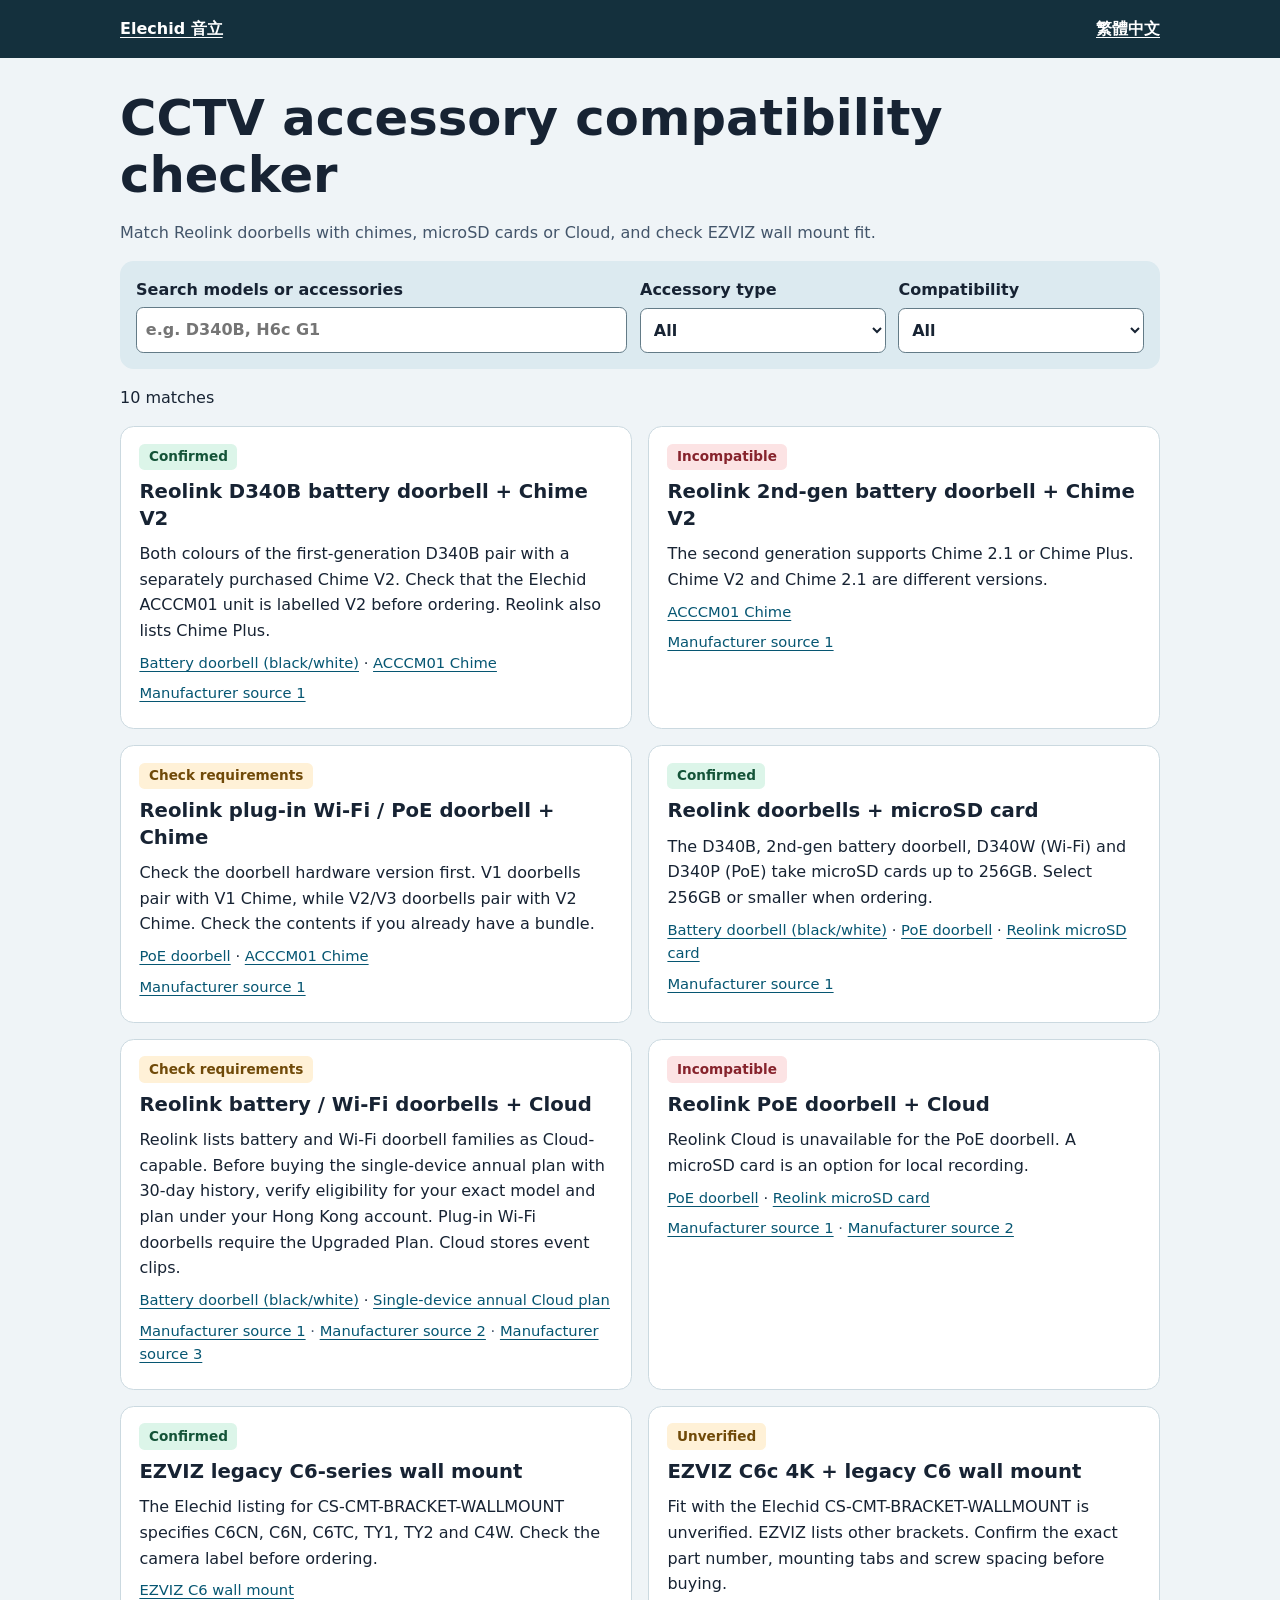
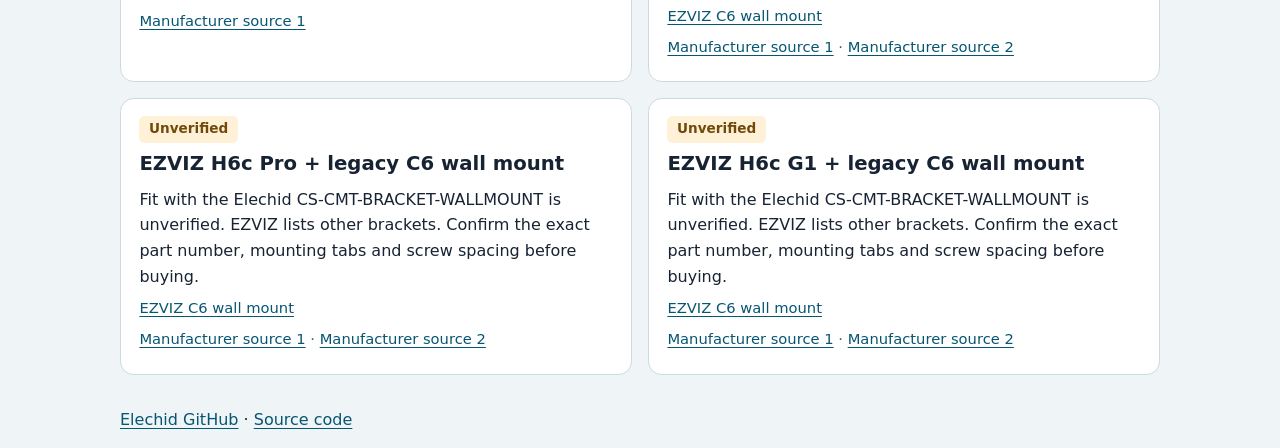
<file: index.html>
<!doctype html>
<html lang="en-HK">
<head>
<meta charset="utf-8">
<meta name="viewport" content="width=device-width, initial-scale=1">
<title>CCTV accessory compatibility checker | Elechid 音立</title>
<meta name="description" content="Match Reolink doorbells with chimes, microSD cards or Cloud, and check EZVIZ wall mount fit.">
<link rel="canonical" href="https://elechid.github.io/cctv-accessory-compatibility-checker/">
<link rel="alternate" hreflang="en-HK" href="https://elechid.github.io/cctv-accessory-compatibility-checker/">
<link rel="alternate" hreflang="zh-Hant-HK" href="https://elechid.github.io/cctv-accessory-compatibility-checker/zh.html">
<link rel="stylesheet" href="style.css">
<script src="app.js" defer></script>
</head>
<body>
<header><nav><a href="https://elechid.com/en/">Elechid 音立</a><a class="language" href="zh.html" lang="zh-Hant">繁體中文</a></nav></header>
<main>
<h1>CCTV accessory compatibility checker</h1><p class="intro">Match Reolink doorbells with chimes, microSD cards or Cloud, and check EZVIZ wall mount fit.</p>
<section id="filters" hidden aria-label="Filters">
<label>Search models or accessories<input type="search" id="query" placeholder="e.g. D340B, H6c G1"></label>
<label>Accessory type<select id="category"><option value="">All</option><option value="chime">Chime</option><option value="sd">microSD</option><option value="cloud">Cloud</option><option value="mount">Wall mount</option></select></label>
<label>Compatibility<select id="status"><option value="">All</option><option value="yes">Confirmed</option><option value="no">Incompatible</option><option value="pending">Unverified</option><option value="check">Check requirements</option></select></label>
</section>
<p id="count" role="status" data-unit="matches"></p>
<p id="empty" hidden>No matches. Try the full model on the camera label or clear a filter.</p>
<div class="results"><article data-category="chime" data-status="yes" data-search="Reolink D340B 電池門鐘＋Chime V2 Reolink D340B battery doorbell + Chime V2 首代 D340B 黑、白兩款都可配 Chime V2，另購後配對。店內配搭為 ACCCM01，購買前核對實物標籤為 V2。原廠亦列 Chime Plus。 Both colours of the first-generation D340B pair with a separately purchased Chime V2. Check that the Elechid ACCCM01 unit is labelled V2 before ordering. Reolink also lists Chime Plus."><span class="status yes">Confirmed</span><h2>Reolink D340B battery doorbell + Chime V2</h2><p>Both colours of the first-generation D340B pair with a separately purchased Chime V2. Check that the Elechid ACCCM01 unit is labelled V2 before ordering. Reolink also lists Chime Plus.</p><p class="links"><a href="https://elechid.com/en/products/reolink-video-doorbell-battery-2k-wifi">Battery doorbell (black/white)</a> · <a href="https://elechid.com/en/products/reolink-chime-plug-in-doorbell-chime">ACCCM01 Chime</a></p><p class="links sources"><a href="https://support.reolink.com/articles/28092829337497-How-to-Connect-Reolink-Video-Doorbell-Battery-to-a-Chime/">Manufacturer source 1</a></p></article>
<article data-category="chime" data-status="no" data-search="Reolink 第二代電池門鐘＋Chime V2 Reolink 2nd-gen battery doorbell + Chime V2 第二代支援 Chime 2.1 或 Chime Plus。Chime V2 與 Chime 2.1 是不同版本。 The second generation supports Chime 2.1 or Chime Plus. Chime V2 and Chime 2.1 are different versions."><span class="status no">Incompatible</span><h2>Reolink 2nd-gen battery doorbell + Chime V2</h2><p>The second generation supports Chime 2.1 or Chime Plus. Chime V2 and Chime 2.1 are different versions.</p><p class="links"><a href="https://elechid.com/en/products/reolink-chime-plug-in-doorbell-chime">ACCCM01 Chime</a></p><p class="links sources"><a href="https://support.reolink.com/articles/28092829337497-How-to-Connect-Reolink-Video-Doorbell-Battery-to-a-Chime/">Manufacturer source 1</a></p></article>
<article data-category="chime" data-status="check" data-search="Reolink 有線 Wi-Fi／PoE 門鐘＋Chime Reolink plug-in Wi-Fi / PoE doorbell + Chime 先查門鐘硬件版本。V1 門鐘配 V1 Chime，V2／V3 門鐘配 V2 Chime。已有套裝的客人先核對盒內配件。 Check the doorbell hardware version first. V1 doorbells pair with V1 Chime, while V2/V3 doorbells pair with V2 Chime. Check the contents if you already have a bundle."><span class="status check">Check requirements</span><h2>Reolink plug-in Wi-Fi / PoE doorbell + Chime</h2><p>Check the doorbell hardware version first. V1 doorbells pair with V1 Chime, while V2/V3 doorbells pair with V2 Chime. Check the contents if you already have a bundle.</p><p class="links"><a href="https://elechid.com/en/products/reolink-video-doorbell-poe-2k-plus-with-chime">PoE doorbell</a> · <a href="https://elechid.com/en/products/reolink-chime-plug-in-doorbell-chime">ACCCM01 Chime</a></p><p class="links sources"><a href="https://support.reolink.com/articles/29213749981209-Reolink-Video-Doorbell-Cameras-FAQ/">Manufacturer source 1</a></p></article>
<article data-category="sd" data-status="yes" data-search="Reolink 門鐘＋microSD 記憶卡 Reolink doorbells + microSD card D340B、第二代電池門鐘、D340W（Wi-Fi）和 D340P（PoE）可用最多 256GB 的 microSD。加購時選 256GB 或以下。 The D340B, 2nd-gen battery doorbell, D340W (Wi-Fi) and D340P (PoE) take microSD cards up to 256GB. Select 256GB or smaller when ordering."><span class="status yes">Confirmed</span><h2>Reolink doorbells + microSD card</h2><p>The D340B, 2nd-gen battery doorbell, D340W (Wi-Fi) and D340P (PoE) take microSD cards up to 256GB. Select 256GB or smaller when ordering.</p><p class="links"><a href="https://elechid.com/en/products/reolink-video-doorbell-battery-2k-wifi">Battery doorbell (black/white)</a> · <a href="https://elechid.com/en/products/reolink-video-doorbell-poe-2k-plus-with-chime">PoE doorbell</a> · <a href="https://elechid.com/en/products/reolink-microsdxc-memory-card-v30-u3">Reolink microSD card</a></p><p class="links sources"><a href="https://support.reolink.com/articles/14038253881497-How-to-Install-a-microSD-Card-for-Reolink-Video-Doorbell-Cameras/">Manufacturer source 1</a></p></article>
<article data-category="cloud" data-status="check" data-search="Reolink 電池／Wi-Fi 門鐘＋Cloud Reolink battery / Wi-Fi doorbells + Cloud 原廠確認電池及 Wi-Fi 門鐘系列支援 Cloud。購買店內單機 30 日回看年費方案前，先在香港帳戶核對實際型號可否綁定該方案。有線 Wi-Fi 門鐘須核對 Upgraded Plan。Cloud 保存事件片段。 Reolink lists battery and Wi-Fi doorbell families as Cloud-capable. Before buying the single-device annual plan with 30-day history, verify eligibility for your exact model and plan under your Hong Kong account. Plug-in Wi-Fi doorbells require the Upgraded Plan. Cloud stores event clips."><span class="status check">Check requirements</span><h2>Reolink battery / Wi-Fi doorbells + Cloud</h2><p>Reolink lists battery and Wi-Fi doorbell families as Cloud-capable. Before buying the single-device annual plan with 30-day history, verify eligibility for your exact model and plan under your Hong Kong account. Plug-in Wi-Fi doorbells require the Upgraded Plan. Cloud stores event clips.</p><p class="links"><a href="https://elechid.com/en/products/reolink-video-doorbell-battery-2k-wifi">Battery doorbell (black/white)</a> · <a href="https://elechid.com/en/products/reolink-cloud-30-day-video-history-plan-1-year-single-device">Single-device annual Cloud plan</a></p><p class="links sources"><a href="https://support.reolink.com/articles/29213749981209-Reolink-Video-Doorbell-Cameras-FAQ/">Manufacturer source 1</a> · <a href="https://support.reolink.com/articles/360012083433-Which-Models-Countries-or-Regions-Support-Reolink-Cloud-Service/">Manufacturer source 2</a> · <a href="https://support.reolink.com/articles/360005747553-How-to-Create-a-Cloud-Account-and-Bind-Cameras-to-the-Cloud-Plan-via-Reolink-App/">Manufacturer source 3</a></p></article>
<article data-category="cloud" data-status="no" data-search="Reolink PoE 門鐘＋Cloud Reolink PoE doorbell + Cloud 原廠不支援 PoE 門鐘使用 Reolink Cloud。可用 microSD 作本地錄影。 Reolink Cloud is unavailable for the PoE doorbell. A microSD card is an option for local recording."><span class="status no">Incompatible</span><h2>Reolink PoE doorbell + Cloud</h2><p>Reolink Cloud is unavailable for the PoE doorbell. A microSD card is an option for local recording.</p><p class="links"><a href="https://elechid.com/en/products/reolink-video-doorbell-poe-2k-plus-with-chime">PoE doorbell</a> · <a href="https://elechid.com/en/products/reolink-microsdxc-memory-card-v30-u3">Reolink microSD card</a></p><p class="links sources"><a href="https://support.reolink.com/articles/29213749981209-Reolink-Video-Doorbell-Cameras-FAQ/">Manufacturer source 1</a> · <a href="https://support.reolink.com/articles/14038253881497-How-to-Install-a-microSD-Card-for-Reolink-Video-Doorbell-Cameras/">Manufacturer source 2</a></p></article>
<article data-category="mount" data-status="yes" data-search="EZVIZ C6 系列舊款牆架 EZVIZ legacy C6-series wall mount 店內 CS-CMT-BRACKET-WALLMOUNT 列明適用 C6CN、C6N、C6TC、TY1、TY2、C4W。下單前核對機底型號。 The Elechid listing for CS-CMT-BRACKET-WALLMOUNT specifies C6CN, C6N, C6TC, TY1, TY2 and C4W. Check the camera label before ordering."><span class="status yes">Confirmed</span><h2>EZVIZ legacy C6-series wall mount</h2><p>The Elechid listing for CS-CMT-BRACKET-WALLMOUNT specifies C6CN, C6N, C6TC, TY1, TY2 and C4W. Check the camera label before ordering.</p><p class="links"><a href="https://elechid.com/en/products/ezviz-pan-tilt-camera-wall-mount-bracket">EZVIZ C6 wall mount</a></p><p class="links sources"><a href="https://www.ezviz.com/eu/product/Wall-Mount-Bracket/25141">Manufacturer source 1</a></p></article>
<article data-category="mount" data-status="pending" data-search="EZVIZ C6c 4K＋C6 牆架 EZVIZ C6c 4K + legacy C6 wall mount 待核實店內 CS-CMT-BRACKET-WALLMOUNT 的卡扣、底座和螺絲孔距。原廠另有其他款牆架，須核對配件料號及確切攝影機型號後才選購。 Fit with the Elechid CS-CMT-BRACKET-WALLMOUNT is unverified. EZVIZ lists other brackets. Confirm the exact part number, mounting tabs and screw spacing before buying."><span class="status pending">Unverified</span><h2>EZVIZ C6c 4K + legacy C6 wall mount</h2><p>Fit with the Elechid CS-CMT-BRACKET-WALLMOUNT is unverified. EZVIZ lists other brackets. Confirm the exact part number, mounting tabs and screw spacing before buying.</p><p class="links"><a href="https://elechid.com/en/products/ezviz-pan-tilt-camera-wall-mount-bracket">EZVIZ C6 wall mount</a></p><p class="links sources"><a href="https://www.ezviz.com/eu/product/Wall-Mount-Bracket/25141">Manufacturer source 1</a> · <a href="https://m.ezviz.com/product/wall%2Bmount%2Bbracket/24489">Manufacturer source 2</a></p></article>
<article data-category="mount" data-status="pending" data-search="EZVIZ H6c Pro＋C6 牆架 EZVIZ H6c Pro + legacy C6 wall mount 待核實店內 CS-CMT-BRACKET-WALLMOUNT 的卡扣、底座和螺絲孔距。原廠另有其他款牆架，須核對配件料號及確切攝影機型號後才選購。 Fit with the Elechid CS-CMT-BRACKET-WALLMOUNT is unverified. EZVIZ lists other brackets. Confirm the exact part number, mounting tabs and screw spacing before buying."><span class="status pending">Unverified</span><h2>EZVIZ H6c Pro + legacy C6 wall mount</h2><p>Fit with the Elechid CS-CMT-BRACKET-WALLMOUNT is unverified. EZVIZ lists other brackets. Confirm the exact part number, mounting tabs and screw spacing before buying.</p><p class="links"><a href="https://elechid.com/en/products/ezviz-pan-tilt-camera-wall-mount-bracket">EZVIZ C6 wall mount</a></p><p class="links sources"><a href="https://www.ezviz.com/eu/product/Wall-Mount-Bracket/25141">Manufacturer source 1</a> · <a href="https://m.ezviz.com/product/wall%2Bmount%2Bbracket/24489">Manufacturer source 2</a></p></article>
<article data-category="mount" data-status="pending" data-search="EZVIZ H6c G1＋C6 牆架 EZVIZ H6c G1 + legacy C6 wall mount 待核實店內 CS-CMT-BRACKET-WALLMOUNT 的卡扣、底座和螺絲孔距。原廠另有其他款牆架，須核對配件料號及確切攝影機型號後才選購。 Fit with the Elechid CS-CMT-BRACKET-WALLMOUNT is unverified. EZVIZ lists other brackets. Confirm the exact part number, mounting tabs and screw spacing before buying."><span class="status pending">Unverified</span><h2>EZVIZ H6c G1 + legacy C6 wall mount</h2><p>Fit with the Elechid CS-CMT-BRACKET-WALLMOUNT is unverified. EZVIZ lists other brackets. Confirm the exact part number, mounting tabs and screw spacing before buying.</p><p class="links"><a href="https://elechid.com/en/products/ezviz-pan-tilt-camera-wall-mount-bracket">EZVIZ C6 wall mount</a></p><p class="links sources"><a href="https://www.ezviz.com/eu/product/Wall-Mount-Bracket/25141">Manufacturer source 1</a> · <a href="https://m.ezviz.com/product/wall%2Bmount%2Bbracket/24489">Manufacturer source 2</a></p></article></div>
</main>
<footer><a href="https://github.com/Elechid">Elechid GitHub</a> · <a href="https://github.com/Elechid/cctv-accessory-compatibility-checker">Source code</a></footer>
</body></html>
</file>
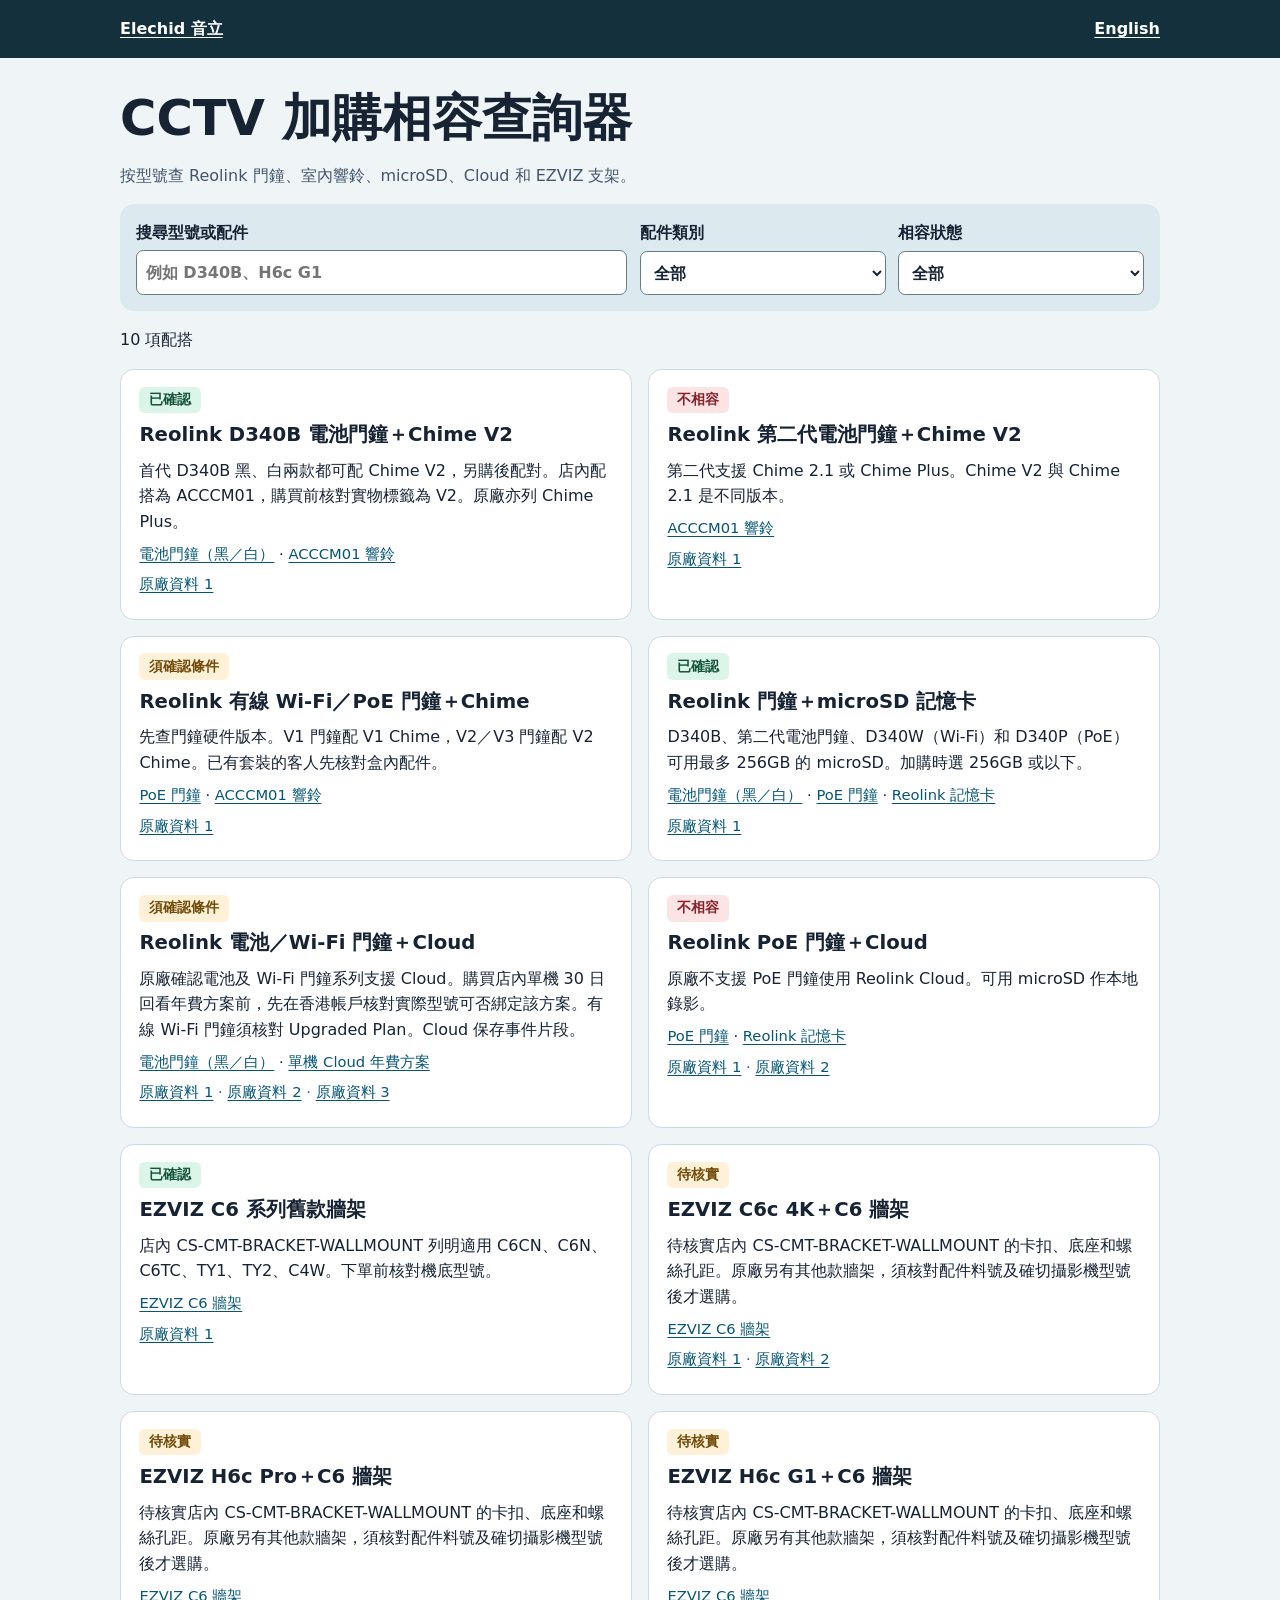
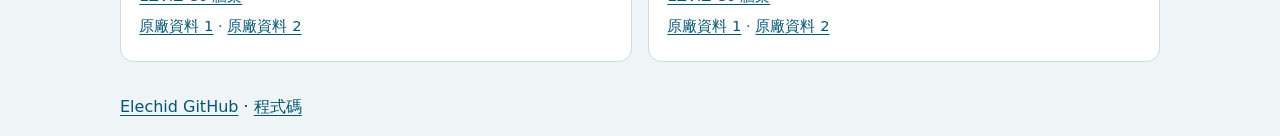
<file: zh.html>
<!doctype html>
<html lang="zh-Hant-HK">
<head>
<meta charset="utf-8">
<meta name="viewport" content="width=device-width, initial-scale=1">
<title>CCTV 加購相容查詢器 | Elechid 音立</title>
<meta name="description" content="按型號查 Reolink 門鐘、室內響鈴、microSD、Cloud 和 EZVIZ 支架。">
<link rel="canonical" href="https://elechid.github.io/cctv-accessory-compatibility-checker/zh.html">
<link rel="alternate" hreflang="en-HK" href="https://elechid.github.io/cctv-accessory-compatibility-checker/">
<link rel="alternate" hreflang="zh-Hant-HK" href="https://elechid.github.io/cctv-accessory-compatibility-checker/zh.html">
<link rel="stylesheet" href="style.css">
<script src="app.js" defer></script>
</head>
<body>
<header><nav><a href="https://elechid.com/">Elechid 音立</a><a class="language" href="./" lang="en">English</a></nav></header>
<main>
<h1>CCTV 加購相容查詢器</h1><p class="intro">按型號查 Reolink 門鐘、室內響鈴、microSD、Cloud 和 EZVIZ 支架。</p>
<section id="filters" hidden aria-label="篩選條件">
<label>搜尋型號或配件<input type="search" id="query" placeholder="例如 D340B、H6c G1"></label>
<label>配件類別<select id="category"><option value="">全部</option><option value="chime">室內響鈴</option><option value="sd">記憶卡</option><option value="cloud">Cloud</option><option value="mount">牆架</option></select></label>
<label>相容狀態<select id="status"><option value="">全部</option><option value="yes">已確認</option><option value="no">不相容</option><option value="pending">待核實</option><option value="check">須確認條件</option></select></label>
</section>
<p id="count" role="status" data-unit="項配搭"></p>
<p id="empty" hidden>沒有符合的配搭。試用機底的完整型號，或放寬篩選。</p>
<div class="results"><article data-category="chime" data-status="yes" data-search="Reolink D340B 電池門鐘＋Chime V2 Reolink D340B battery doorbell + Chime V2 首代 D340B 黑、白兩款都可配 Chime V2，另購後配對。店內配搭為 ACCCM01，購買前核對實物標籤為 V2。原廠亦列 Chime Plus。 Both colours of the first-generation D340B pair with a separately purchased Chime V2. Check that the Elechid ACCCM01 unit is labelled V2 before ordering. Reolink also lists Chime Plus."><span class="status yes">已確認</span><h2>Reolink D340B 電池門鐘＋Chime V2</h2><p>首代 D340B 黑、白兩款都可配 Chime V2，另購後配對。店內配搭為 ACCCM01，購買前核對實物標籤為 V2。原廠亦列 Chime Plus。</p><p class="links"><a href="https://elechid.com/products/reolink-video-doorbell-battery-2k-wifi">電池門鐘（黑／白）</a> · <a href="https://elechid.com/products/reolink-chime-plug-in-doorbell-chime">ACCCM01 響鈴</a></p><p class="links sources"><a href="https://support.reolink.com/articles/28092829337497-How-to-Connect-Reolink-Video-Doorbell-Battery-to-a-Chime/">原廠資料 1</a></p></article>
<article data-category="chime" data-status="no" data-search="Reolink 第二代電池門鐘＋Chime V2 Reolink 2nd-gen battery doorbell + Chime V2 第二代支援 Chime 2.1 或 Chime Plus。Chime V2 與 Chime 2.1 是不同版本。 The second generation supports Chime 2.1 or Chime Plus. Chime V2 and Chime 2.1 are different versions."><span class="status no">不相容</span><h2>Reolink 第二代電池門鐘＋Chime V2</h2><p>第二代支援 Chime 2.1 或 Chime Plus。Chime V2 與 Chime 2.1 是不同版本。</p><p class="links"><a href="https://elechid.com/products/reolink-chime-plug-in-doorbell-chime">ACCCM01 響鈴</a></p><p class="links sources"><a href="https://support.reolink.com/articles/28092829337497-How-to-Connect-Reolink-Video-Doorbell-Battery-to-a-Chime/">原廠資料 1</a></p></article>
<article data-category="chime" data-status="check" data-search="Reolink 有線 Wi-Fi／PoE 門鐘＋Chime Reolink plug-in Wi-Fi / PoE doorbell + Chime 先查門鐘硬件版本。V1 門鐘配 V1 Chime，V2／V3 門鐘配 V2 Chime。已有套裝的客人先核對盒內配件。 Check the doorbell hardware version first. V1 doorbells pair with V1 Chime, while V2/V3 doorbells pair with V2 Chime. Check the contents if you already have a bundle."><span class="status check">須確認條件</span><h2>Reolink 有線 Wi-Fi／PoE 門鐘＋Chime</h2><p>先查門鐘硬件版本。V1 門鐘配 V1 Chime，V2／V3 門鐘配 V2 Chime。已有套裝的客人先核對盒內配件。</p><p class="links"><a href="https://elechid.com/products/reolink-video-doorbell-poe-2k-plus-with-chime">PoE 門鐘</a> · <a href="https://elechid.com/products/reolink-chime-plug-in-doorbell-chime">ACCCM01 響鈴</a></p><p class="links sources"><a href="https://support.reolink.com/articles/29213749981209-Reolink-Video-Doorbell-Cameras-FAQ/">原廠資料 1</a></p></article>
<article data-category="sd" data-status="yes" data-search="Reolink 門鐘＋microSD 記憶卡 Reolink doorbells + microSD card D340B、第二代電池門鐘、D340W（Wi-Fi）和 D340P（PoE）可用最多 256GB 的 microSD。加購時選 256GB 或以下。 The D340B, 2nd-gen battery doorbell, D340W (Wi-Fi) and D340P (PoE) take microSD cards up to 256GB. Select 256GB or smaller when ordering."><span class="status yes">已確認</span><h2>Reolink 門鐘＋microSD 記憶卡</h2><p>D340B、第二代電池門鐘、D340W（Wi-Fi）和 D340P（PoE）可用最多 256GB 的 microSD。加購時選 256GB 或以下。</p><p class="links"><a href="https://elechid.com/products/reolink-video-doorbell-battery-2k-wifi">電池門鐘（黑／白）</a> · <a href="https://elechid.com/products/reolink-video-doorbell-poe-2k-plus-with-chime">PoE 門鐘</a> · <a href="https://elechid.com/products/reolink-microsdxc-memory-card-v30-u3">Reolink 記憶卡</a></p><p class="links sources"><a href="https://support.reolink.com/articles/14038253881497-How-to-Install-a-microSD-Card-for-Reolink-Video-Doorbell-Cameras/">原廠資料 1</a></p></article>
<article data-category="cloud" data-status="check" data-search="Reolink 電池／Wi-Fi 門鐘＋Cloud Reolink battery / Wi-Fi doorbells + Cloud 原廠確認電池及 Wi-Fi 門鐘系列支援 Cloud。購買店內單機 30 日回看年費方案前，先在香港帳戶核對實際型號可否綁定該方案。有線 Wi-Fi 門鐘須核對 Upgraded Plan。Cloud 保存事件片段。 Reolink lists battery and Wi-Fi doorbell families as Cloud-capable. Before buying the single-device annual plan with 30-day history, verify eligibility for your exact model and plan under your Hong Kong account. Plug-in Wi-Fi doorbells require the Upgraded Plan. Cloud stores event clips."><span class="status check">須確認條件</span><h2>Reolink 電池／Wi-Fi 門鐘＋Cloud</h2><p>原廠確認電池及 Wi-Fi 門鐘系列支援 Cloud。購買店內單機 30 日回看年費方案前，先在香港帳戶核對實際型號可否綁定該方案。有線 Wi-Fi 門鐘須核對 Upgraded Plan。Cloud 保存事件片段。</p><p class="links"><a href="https://elechid.com/products/reolink-video-doorbell-battery-2k-wifi">電池門鐘（黑／白）</a> · <a href="https://elechid.com/products/reolink-cloud-30-day-video-history-plan-1-year-single-device">單機 Cloud 年費方案</a></p><p class="links sources"><a href="https://support.reolink.com/articles/29213749981209-Reolink-Video-Doorbell-Cameras-FAQ/">原廠資料 1</a> · <a href="https://support.reolink.com/articles/360012083433-Which-Models-Countries-or-Regions-Support-Reolink-Cloud-Service/">原廠資料 2</a> · <a href="https://support.reolink.com/articles/360005747553-How-to-Create-a-Cloud-Account-and-Bind-Cameras-to-the-Cloud-Plan-via-Reolink-App/">原廠資料 3</a></p></article>
<article data-category="cloud" data-status="no" data-search="Reolink PoE 門鐘＋Cloud Reolink PoE doorbell + Cloud 原廠不支援 PoE 門鐘使用 Reolink Cloud。可用 microSD 作本地錄影。 Reolink Cloud is unavailable for the PoE doorbell. A microSD card is an option for local recording."><span class="status no">不相容</span><h2>Reolink PoE 門鐘＋Cloud</h2><p>原廠不支援 PoE 門鐘使用 Reolink Cloud。可用 microSD 作本地錄影。</p><p class="links"><a href="https://elechid.com/products/reolink-video-doorbell-poe-2k-plus-with-chime">PoE 門鐘</a> · <a href="https://elechid.com/products/reolink-microsdxc-memory-card-v30-u3">Reolink 記憶卡</a></p><p class="links sources"><a href="https://support.reolink.com/articles/29213749981209-Reolink-Video-Doorbell-Cameras-FAQ/">原廠資料 1</a> · <a href="https://support.reolink.com/articles/14038253881497-How-to-Install-a-microSD-Card-for-Reolink-Video-Doorbell-Cameras/">原廠資料 2</a></p></article>
<article data-category="mount" data-status="yes" data-search="EZVIZ C6 系列舊款牆架 EZVIZ legacy C6-series wall mount 店內 CS-CMT-BRACKET-WALLMOUNT 列明適用 C6CN、C6N、C6TC、TY1、TY2、C4W。下單前核對機底型號。 The Elechid listing for CS-CMT-BRACKET-WALLMOUNT specifies C6CN, C6N, C6TC, TY1, TY2 and C4W. Check the camera label before ordering."><span class="status yes">已確認</span><h2>EZVIZ C6 系列舊款牆架</h2><p>店內 CS-CMT-BRACKET-WALLMOUNT 列明適用 C6CN、C6N、C6TC、TY1、TY2、C4W。下單前核對機底型號。</p><p class="links"><a href="https://elechid.com/products/ezviz-pan-tilt-camera-wall-mount-bracket">EZVIZ C6 牆架</a></p><p class="links sources"><a href="https://www.ezviz.com/eu/product/Wall-Mount-Bracket/25141">原廠資料 1</a></p></article>
<article data-category="mount" data-status="pending" data-search="EZVIZ C6c 4K＋C6 牆架 EZVIZ C6c 4K + legacy C6 wall mount 待核實店內 CS-CMT-BRACKET-WALLMOUNT 的卡扣、底座和螺絲孔距。原廠另有其他款牆架，須核對配件料號及確切攝影機型號後才選購。 Fit with the Elechid CS-CMT-BRACKET-WALLMOUNT is unverified. EZVIZ lists other brackets. Confirm the exact part number, mounting tabs and screw spacing before buying."><span class="status pending">待核實</span><h2>EZVIZ C6c 4K＋C6 牆架</h2><p>待核實店內 CS-CMT-BRACKET-WALLMOUNT 的卡扣、底座和螺絲孔距。原廠另有其他款牆架，須核對配件料號及確切攝影機型號後才選購。</p><p class="links"><a href="https://elechid.com/products/ezviz-pan-tilt-camera-wall-mount-bracket">EZVIZ C6 牆架</a></p><p class="links sources"><a href="https://www.ezviz.com/eu/product/Wall-Mount-Bracket/25141">原廠資料 1</a> · <a href="https://m.ezviz.com/product/wall%2Bmount%2Bbracket/24489">原廠資料 2</a></p></article>
<article data-category="mount" data-status="pending" data-search="EZVIZ H6c Pro＋C6 牆架 EZVIZ H6c Pro + legacy C6 wall mount 待核實店內 CS-CMT-BRACKET-WALLMOUNT 的卡扣、底座和螺絲孔距。原廠另有其他款牆架，須核對配件料號及確切攝影機型號後才選購。 Fit with the Elechid CS-CMT-BRACKET-WALLMOUNT is unverified. EZVIZ lists other brackets. Confirm the exact part number, mounting tabs and screw spacing before buying."><span class="status pending">待核實</span><h2>EZVIZ H6c Pro＋C6 牆架</h2><p>待核實店內 CS-CMT-BRACKET-WALLMOUNT 的卡扣、底座和螺絲孔距。原廠另有其他款牆架，須核對配件料號及確切攝影機型號後才選購。</p><p class="links"><a href="https://elechid.com/products/ezviz-pan-tilt-camera-wall-mount-bracket">EZVIZ C6 牆架</a></p><p class="links sources"><a href="https://www.ezviz.com/eu/product/Wall-Mount-Bracket/25141">原廠資料 1</a> · <a href="https://m.ezviz.com/product/wall%2Bmount%2Bbracket/24489">原廠資料 2</a></p></article>
<article data-category="mount" data-status="pending" data-search="EZVIZ H6c G1＋C6 牆架 EZVIZ H6c G1 + legacy C6 wall mount 待核實店內 CS-CMT-BRACKET-WALLMOUNT 的卡扣、底座和螺絲孔距。原廠另有其他款牆架，須核對配件料號及確切攝影機型號後才選購。 Fit with the Elechid CS-CMT-BRACKET-WALLMOUNT is unverified. EZVIZ lists other brackets. Confirm the exact part number, mounting tabs and screw spacing before buying."><span class="status pending">待核實</span><h2>EZVIZ H6c G1＋C6 牆架</h2><p>待核實店內 CS-CMT-BRACKET-WALLMOUNT 的卡扣、底座和螺絲孔距。原廠另有其他款牆架，須核對配件料號及確切攝影機型號後才選購。</p><p class="links"><a href="https://elechid.com/products/ezviz-pan-tilt-camera-wall-mount-bracket">EZVIZ C6 牆架</a></p><p class="links sources"><a href="https://www.ezviz.com/eu/product/Wall-Mount-Bracket/25141">原廠資料 1</a> · <a href="https://m.ezviz.com/product/wall%2Bmount%2Bbracket/24489">原廠資料 2</a></p></article></div>
</main>
<footer><a href="https://github.com/Elechid">Elechid GitHub</a> · <a href="https://github.com/Elechid/cctv-accessory-compatibility-checker">程式碼</a></footer>
</body></html>
</file>
<file: style.css>
:root { font: 100%/1.6 system-ui, sans-serif; color: #172333; background: #eff4f7; }
* { box-sizing: border-box; }
body { margin: 0; }
[hidden] { display: none !important; }
header { background: #14303d; }
nav, main, footer { max-width: 70rem; margin: 0 auto; padding: 1rem clamp(1rem, 4vw, 2.5rem); }
nav { display: flex; justify-content: space-between; gap: 1rem; }
nav a { color: white; font-weight: 650; }
h1 { font-size: clamp(1.75rem, 5vw, 3.1rem); line-height: 1.15; margin: 1rem 0 .65rem; }
h2 { font-size: 1.23rem; line-height: 1.35; margin: .55rem 0; }
.intro, .sources { color: #43556a; }
a { color: #065672; text-underline-offset: .18em; overflow-wrap: anywhere; }
#filters { display: grid; grid-template-columns: 2fr 1fr 1fr; gap: .8rem; padding: 1rem; background: #dceaf0; border-radius: .85rem; }
label { display: grid; min-width: 0; gap: .28rem; font-weight: 650; }
input, select { width: 100%; min-width: 0; min-height: 44px; padding: .55rem; border: 1px solid #637b87; border-radius: .45rem; color: inherit; background: white; font: inherit; }
.results { display: grid; grid-template-columns: repeat(2,minmax(0,1fr)); gap: 1rem; }
article { background: white; padding: 1rem 1.15rem; border: 1px solid #cbd9e0; border-radius: .85rem; overflow-wrap: anywhere; }
article p { margin: .45rem 0; }
.status { display: inline-block; font-size: .85rem; font-weight: 700; padding: .16rem .6rem; border-radius: .35rem; }
.yes { background: #dcf5e9; color: #145338; }
.no { background: #fce3e4; color: #86232c; }
.pending, .check { background: #fff1d7; color: #704a09; }
.links { font-size: .92rem; }
:focus-visible { outline: 3px solid #117da4; outline-offset: 3px; }
@media (max-width: 42rem) {
  .results, #filters { grid-template-columns: 1fr; }
}
</file>
